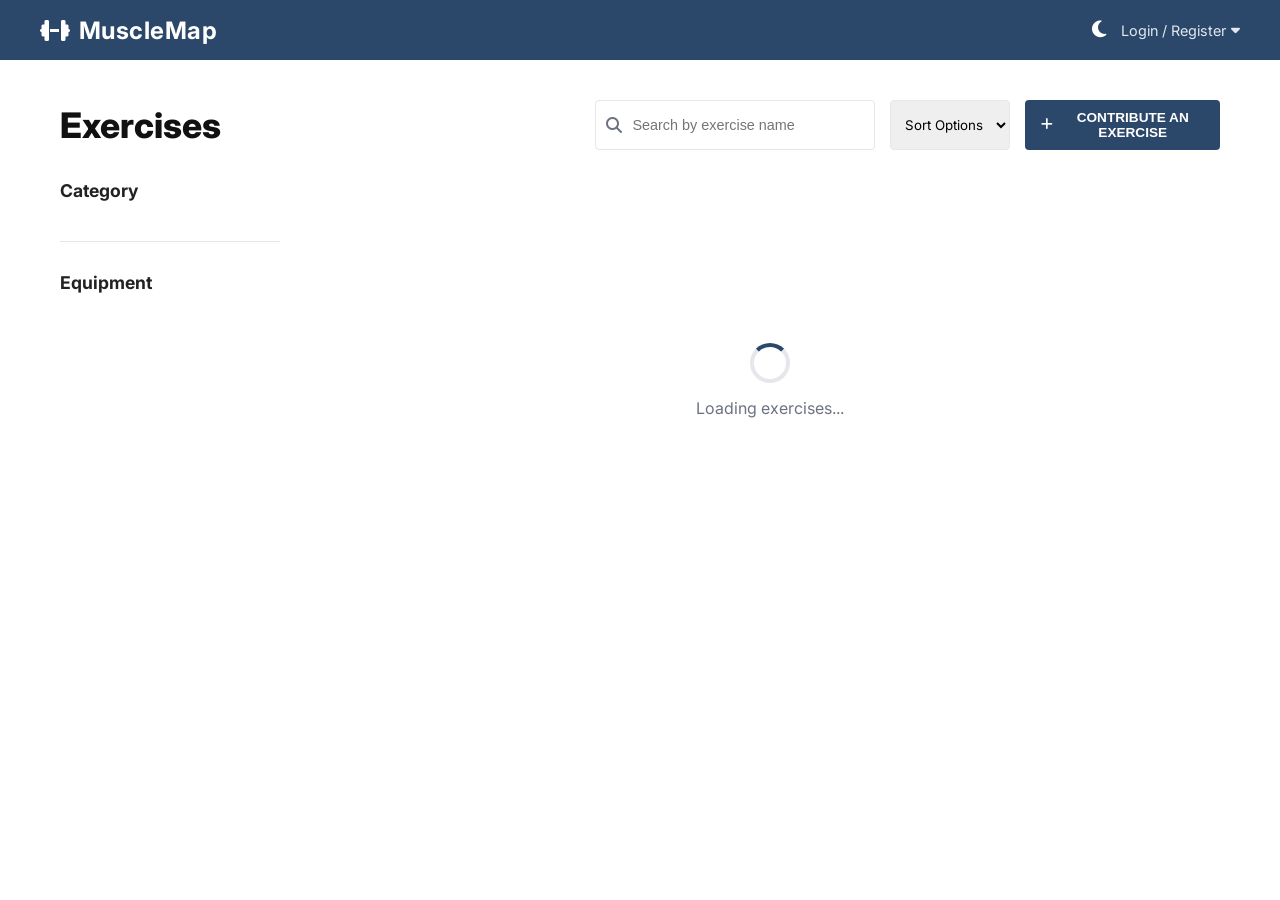
<file: index.html>
<!DOCTYPE html>
<html lang="en">

<head>
  <meta charset="UTF-8">
  <meta name="viewport" content="width=device-width, initial-scale=1.0">
  <title>Exercises Database</title>
  <link rel="stylesheet" href="styles.css">
  <!-- Google Fonts: Inter -->
  <link rel="preconnect" href="https://fonts.googleapis.com">
  <link rel="preconnect" href="https://fonts.gstatic.com" crossorigin>
  <link href="https://fonts.googleapis.com/css2?family=Inter:wght@400;500;600;700;800&display=swap" rel="stylesheet">
  <!-- Icons -->
  <link rel="stylesheet" href="https://cdnjs.cloudflare.com/ajax/libs/font-awesome/6.4.0/css/all.min.css">
</head>

<body>

  <nav class="navbar">
    <div class="nav-left">
      <div class="logo" style="display: flex; align-items: center; gap: 8px; font-weight: 700; letter-spacing: 0.5px;">
        <i class="fa-solid fa-dumbbell"></i> MuscleMap
      </div>
    </div>
    <div class="nav-right" style="display: flex; gap: 15px; align-items: center;">
      <button id="themeToggle" class="btn-theme"
        style="background:none; border:none; color:white; cursor:pointer; font-size:1.2rem;">
        <i class="fa-solid fa-moon"></i>
      </button>
      <a href="login.html" class="login-link">Login / Register <i class="fa-solid fa-caret-down"></i></a>
    </div>
  </nav>

  <main class="page-container">
    <header class="page-header">
      <h1 class="page-title">Exercises</h1>

      <div class="header-actions">
        <div class="search-box">
          <i class="fa-solid fa-magnifying-glass search-icon"></i>
          <input type="text" placeholder="Search by exercise name" id="searchInput">
        </div>
        <select id="sortSelect"
          style="padding: 10px; border: 1px solid var(--border-color); border-radius: 4px; outline: none; font-family: 'Inter', sans-serif;">
          <option value="default">Sort Options</option>
          <option value="asc">Name (A-Z)</option>
          <option value="desc">Name (Z-A)</option>
        </select>
        <button class="btn-primary"><i class="fa-solid fa-plus"></i> CONTRIBUTE AN EXERCISE</button>
      </div>
    </header>

    <div class="content-layout">
      <!-- Sidebar Filters -->
      <aside class="sidebar" id="sidebar">
        <!-- Rendered via JS to maintain simplicity, but we can hardcode for identical layout -->
        <div class="filter-group">
          <h3 class="filter-title">Category</h3>
          <div class="filter-list" id="category-filters">
            <!-- Toggles generated by DOM -->
          </div>
        </div>

        <div class="filter-group">
          <h3 class="filter-title">Equipment</h3>
          <div class="filter-list" id="equipment-filters">
            <!-- Toggles generated by DOM -->
          </div>
        </div>
      </aside>

      <!-- Main Exercise Grid -->
      <section class="main-content">
        <!-- Loading State -->
        <div id="loader" class="loader-container">
          <div class="spinner"></div>
          <p>Loading exercises...</p>
        </div>

        <!-- The Grid -->
        <div id="exercise-grid" class="exercise-grid hidden">
          <!-- Exercise Cards will be injected here via JS -->
        </div>

        <!-- Pagination Controls -->
        <div id="pagination-controls" class="pagination-controls hidden" style="display: flex; justify-content: center; align-items: center; gap: 20px; margin-top: 30px; margin-bottom: 30px;">
          <button id="prevBtn" class="btn-primary" style="padding: 8px 16px;">Previous</button>
          <span id="pageInfo" style="font-weight: 500;">Page 1 of 1</span>
          <button id="nextBtn" class="btn-primary" style="padding: 8px 16px;">Next</button>
        </div>

        <!-- No Results Message -->
        <div id="no-results" class="no-results hidden">
          <h2>No exercises found.</h2>
          <p>Try adjusting your filters or search query.</p>
        </div>
      </section>
    </div>
  </main>

  <script src="data.js"></script>
  <script src="ui.js"></script>
  <script src="features.js"></script>
  <script src="main.js"></script>
</body>

</html>
</file>
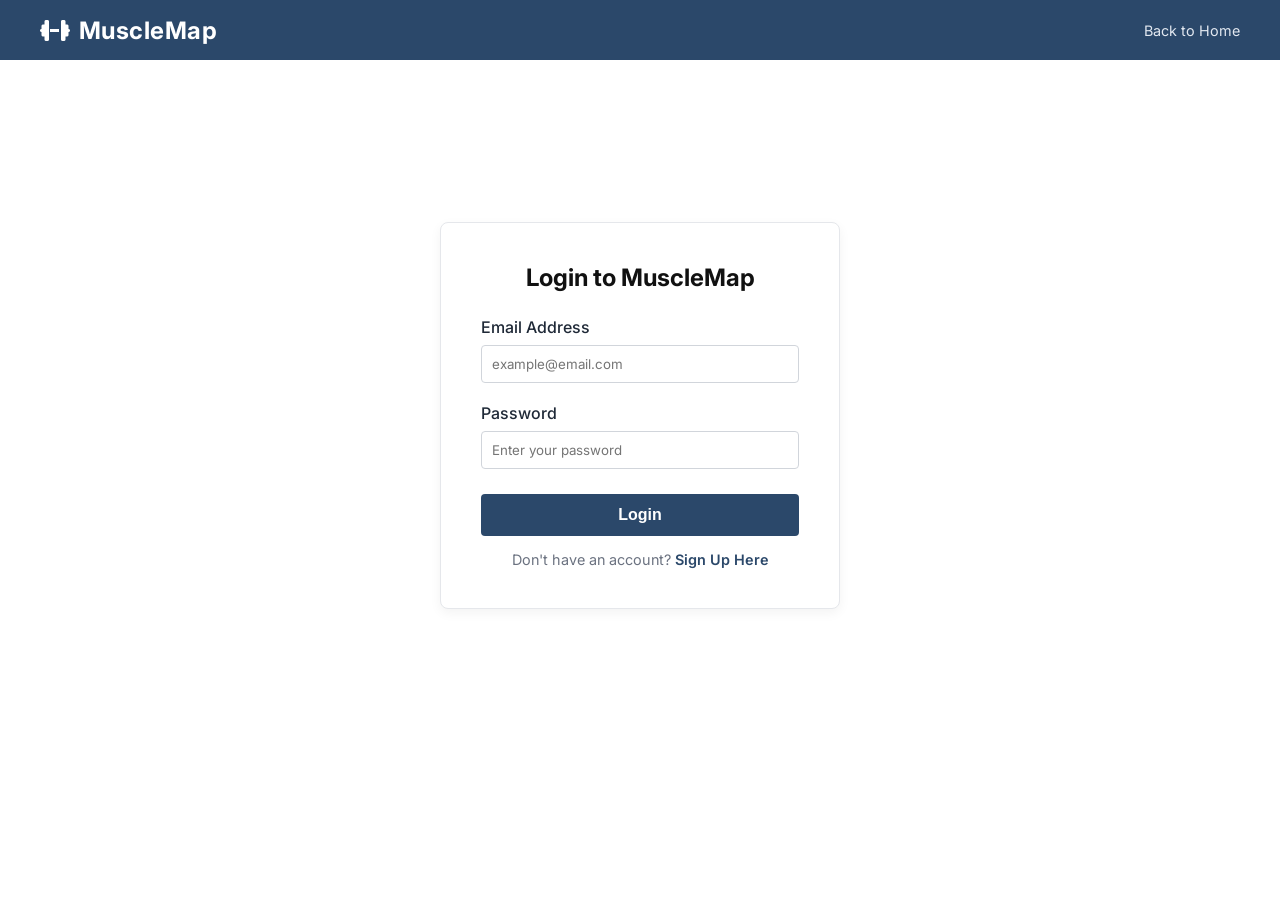
<file: login.html>
<!DOCTYPE html>
<html lang="en">

<head>
  <meta charset="UTF-8">
  <meta name="viewport" content="width=device-width, initial-scale=1.0">
  <title>Login - MuscleMap</title>
  <link rel="stylesheet" href="styles.css">
  <link rel="stylesheet" href="auth.css">
  <!-- Google Fonts: Inter -->
  <link rel="preconnect" href="https://fonts.googleapis.com">
  <link rel="preconnect" href="https://fonts.gstatic.com" crossorigin>
  <link href="https://fonts.googleapis.com/css2?family=Inter:wght@400;500;600;700;800&display=swap" rel="stylesheet">
  <!-- Icons -->
  <link rel="stylesheet" href="https://cdnjs.cloudflare.com/ajax/libs/font-awesome/6.4.0/css/all.min.css">
</head>

<body>

  <nav class="navbar">
    <div class="nav-left">
      <div class="logo" style="display: flex; align-items: center; gap: 8px; font-weight: 700; letter-spacing: 0.5px;">
        <i class="fa-solid fa-dumbbell"></i> MuscleMap
      </div>
    </div>
    <div class="nav-right">
      <a href="index.html" class="login-link">Back to Home</a>
    </div>
  </nav>

  <main class="page-container auth-page-container">

    <div class="auth-container">
      <h2 class="auth-title">Login to MuscleMap</h2>

      <!-- Login Form -->
      <form id="auth-form" onsubmit="return validateForm(event)">

        <div class="input-group">
          <label for="email" class="auth-label">Email Address</label>
          <!-- Using type="email" automatically requires an '@' symbol in modern browsers -->
          <input type="email" id="email" name="email" class="auth-input" placeholder="example@email.com" required>
          <p id="email-error" class="auth-error">Email must contain an '@' symbol.</p>
        </div>

        <div class="input-group-last">
          <label for="password" class="auth-label">Password</label>
          <input type="password" id="password" name="password" class="auth-input" placeholder="Enter your password"
            required>
        </div>

        <button type="submit" class="btn-primary auth-button">
          Login
        </button>

        <div class="auth-footer">
          Don't have an account? <a href="signup.html" class="auth-link">Sign Up Here</a>
        </div>

      </form>

    </div>

  </main>

  <script src="login.js"></script>

</body>

</html>
</file>
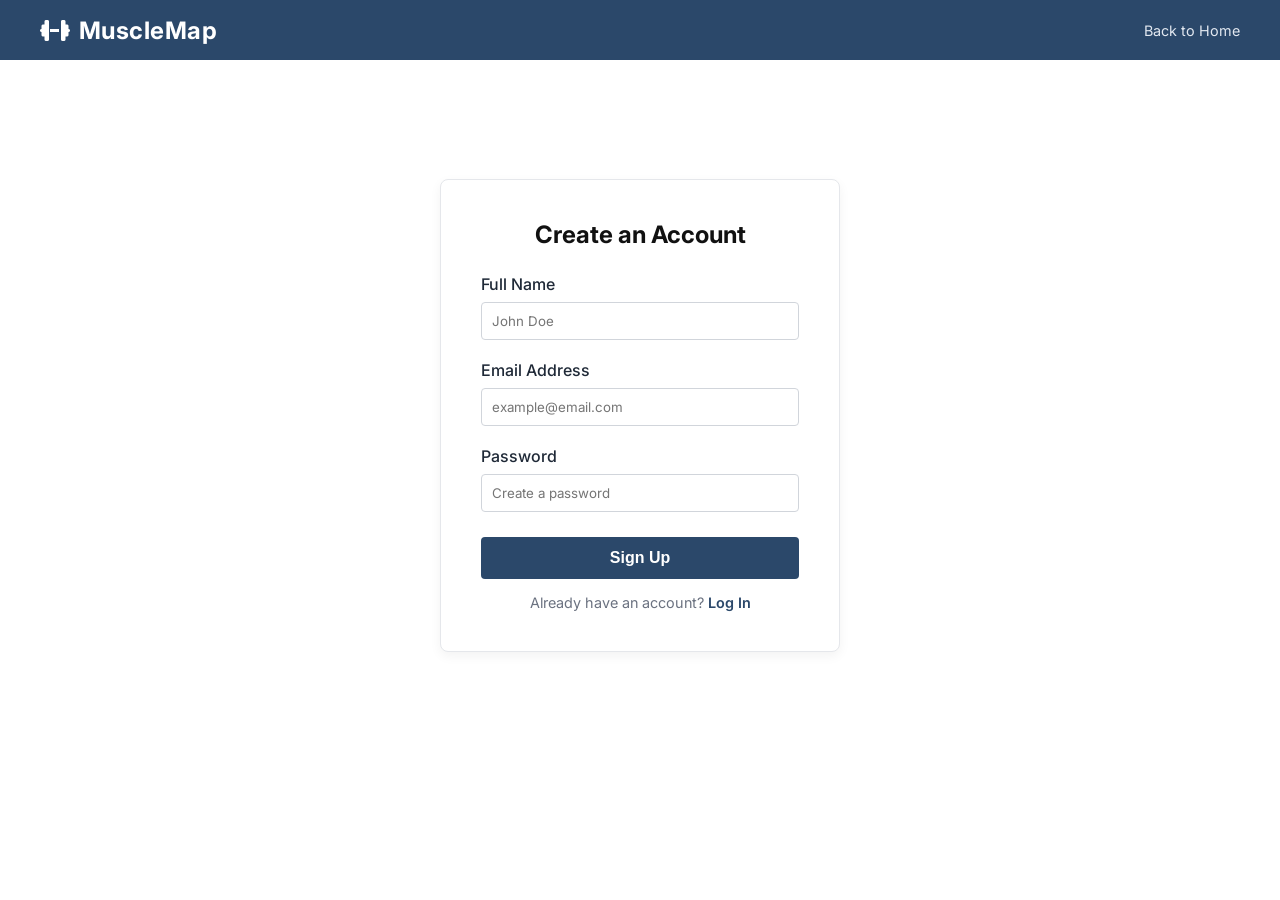
<file: signup.html>
<!DOCTYPE html>
<html lang="en">

<head>
  <meta charset="UTF-8">
  <meta name="viewport" content="width=device-width, initial-scale=1.0">
  <title>Sign Up - MuscleMap</title>
  <link rel="stylesheet" href="styles.css">
  <link rel="stylesheet" href="auth.css">
  <link rel="preconnect" href="https://fonts.googleapis.com">
  <link rel="preconnect" href="https://fonts.gstatic.com" crossorigin>
  <link href="https://fonts.googleapis.com/css2?family=Inter:wght@400;500;600;700&display=swap" rel="stylesheet">
  <link rel="stylesheet" href="https://cdnjs.cloudflare.com/ajax/libs/font-awesome/6.4.0/css/all.min.css">
</head>

<body>

  <nav class="navbar">
    <div class="nav-left">
      <div class="logo" style="display: flex; align-items: center; gap: 8px; font-weight: 700; letter-spacing: 0.5px;">
        <i class="fa-solid fa-dumbbell"></i> MuscleMap
      </div>
    </div>
    <div class="nav-right">
      <a href="index.html" class="login-link">Back to Home</a>
    </div>
  </nav>

  <main class="page-container auth-page-container">

    <div class="auth-container">
      <h2 class="auth-title">Create an Account</h2>

      <form id="signup-form" onsubmit="return validateSignup(event)">

        <div class="input-group">
          <label for="name" class="auth-label">Full Name</label>
          <input type="text" id="name" name="name" class="auth-input" placeholder="John Doe" required>
        </div>

        <div class="input-group">
          <label for="email" class="auth-label">Email Address</label>
          <input type="email" id="email" name="email" class="auth-input" placeholder="example@email.com" required>
          <p id="email-error" class="auth-error">Email must contain an '@' symbol.</p>
        </div>

        <div class="input-group-last">
          <label for="password" class="auth-label">Password</label>
          <input type="password" id="password" name="password" class="auth-input" placeholder="Create a password"
            required>
        </div>

        <button type="submit" class="btn-primary auth-button">
          Sign Up
        </button>

        <div class="auth-footer">
          Already have an account? <a href="login.html" class="auth-link">Log In</a>
        </div>

      </form>
    </div>
  </main>

  <script src="signup.js"></script>

</body>

</html>
</file>
<file: styles.css>
:root {
  --primary-color: #2b486a;
  /* Dark Blue from Nav */
  --primary-hover: #1e3550;
  --bg-color: #ffffff;
  --card-bg: #e2e8f0;
  /* Grey from card top */
  --text-dark: #1f2937;
  --text-muted: #6b7280;
  --border-color: #e5e7eb;
  --toggle-off: #d1d5db;
  --toggle-on: var(--primary-color);
  --badge-bg: var(--primary-color);

  --nav-text: #e2e8f0;
}

* {
  margin: 0;
  padding: 0;
  box-sizing: border-box;
}

body {
  font-family: 'Inter', sans-serif;
  background-color: var(--bg-color);
  color: var(--text-dark);
}

/* Nav Bar */
.navbar {
  background-color: var(--primary-color);
  color: white;
  padding: 0 40px;
  display: flex;
  align-items: center;
  justify-content: space-between;
  height: 60px;
  font-size: 0.9rem;
}

.nav-left {
  display: flex;
  align-items: center;
  gap: 30px;
}

.logo {
  font-size: 1.5rem;
  color: white;
}

.nav-links {
  list-style: none;
  display: flex;
  gap: 20px;
}

.nav-links li a,
.login-link {
  color: var(--nav-text);
  text-decoration: none;
  display: flex;
  align-items: center;
  gap: 5px;
}

.nav-links li a:hover,
.login-link:hover {
  color: white;
}

/* Master Layout container */
.page-container {
  max-width: 1200px;
  margin: 40px auto;
  padding: 0 20px;
}

/* Page Header */
.page-header {
  display: flex;
  justify-content: space-between;
  align-items: center;
  margin-bottom: 30px;
}

.page-title {
  font-size: 2.2rem;
  font-weight: 800;
  color: #111;
}

.header-actions {
  display: flex;
  gap: 15px;
}

.search-box {
  position: relative;
  display: flex;
  align-items: center;
  border: 1px solid var(--border-color);
  border-radius: 4px;
  background: white;
  padding: 0 10px;
  width: 100%;
  max-width: 280px;
}

.search-box input {
  border: none;
  outline: none;
  padding: 10px;
  width: 100%;
  font-size: 0.9rem;
}

.search-box .search-icon {
  color: var(--text-muted);
}

.search-box .dropdown-icon {
  color: var(--text-muted);
  font-size: 0.8rem;
  cursor: pointer;
}

.btn-primary {
  background-color: var(--primary-color);
  color: white;
  border: none;
  padding: 10px 16px;
  font-size: 0.85rem;
  font-weight: 600;
  border-radius: 4px;
  cursor: pointer;
  display: flex;
  align-items: center;
  gap: 8px;
}

/* Main Layout: Sidebar & Content */
.content-layout {
  display: flex;
  gap: 40px;
}

.sidebar {
  width: 220px;
  flex-shrink: 0;
  display: flex;
  flex-direction: column;
}

.filter-group {
  margin-bottom: 30px;
  padding-bottom: 20px;
  border-bottom: 1px solid var(--border-color);
}

.filter-group:last-child {
  border-bottom: none;
}

.filter-title {
  font-size: 1.1rem;
  font-weight: 700;
  margin-bottom: 20px;
  color: #222;
}

.filter-list {
  display: flex;
  flex-direction: column;
  gap: 12px;
}

/* Toggle Switch Styles */
.toggle-item {
  display: flex;
  align-items: center;
  gap: 10px;
  cursor: pointer;
}

.toggle-item span {
  font-size: 0.9rem;
  color: var(--text-muted);
}

/* The actual toggle logic hidden, styling a label */
.toggle-checkbox {
  display: none;
}

.toggle-switch {
  position: relative;
  width: 32px;
  height: 16px;
  background-color: var(--toggle-off);
  border-radius: 16px;
  transition: all 0.3s;
}

.toggle-switch::after {
  content: '';
  position: absolute;
  top: 2px;
  left: 2px;
  width: 12px;
  height: 12px;
  background-color: white;
  border-radius: 50%;
  transition: all 0.3s;
}

.toggle-checkbox:checked+.toggle-switch {
  background-color: var(--toggle-on);
}

.toggle-checkbox:checked+.toggle-switch::after {
  transform: translateX(16px);
}

.toggle-checkbox:checked~span {
  color: var(--text-dark);
}

/* Main Content area */
.main-content {
  flex-grow: 1;
}

/* Grid definition */
.exercise-grid {
  display: grid;
  grid-template-columns: repeat(3, 1fr);
  gap: 20px;
}

.hidden {
  display: none !important;
}

/* Loader */
.loader-container {
  display: flex;
  flex-direction: column;
  align-items: center;
  justify-content: center;
  height: 400px;
  color: var(--text-muted);
}

.spinner {
  width: 40px;
  height: 40px;
  border: 4px solid var(--border-color);
  border-top-color: var(--primary-color);
  border-radius: 50%;
  animation: spin 1s linear infinite;
  margin-bottom: 15px;
}

@keyframes spin {
  100% {
    transform: rotate(360deg);
  }
}

/* Cards */
.card {
  border: 1px solid #ccc;
  border-radius: 5px;
  background: white;
  padding: 10px;
  margin-bottom: 20px;
}

.card:hover {
  box-shadow: 0 4px 8px rgba(0,0,0,0.1);
}

.card-image {
  width: 100%;
  height: 200px;
  background: #f4f4f4;
  position: relative;
}

.card-image img {
  width: 100%;
  height: 100%;
  object-fit: cover;
}

.badge {
  position: absolute;
  top: 10px;
  left: 10px;
  background: blue;
  color: white;
  padding: 5px;
  border-radius: 5px;
  font-size: 12px;
}

.card-title {
  font-size: 18px;
  font-weight: bold;
  margin-top: 10px;
}

.card-equipment {
  font-size: 14px;
  color: #666;
  margin-top: 5px;
}



/* Responsive Breakpoints */
@media (max-width: 992px) {
  .exercise-grid {
    grid-template-columns: repeat(2, 1fr);
  }
}

@media (max-width: 768px) {
  .content-layout {
    flex-direction: column;
  }

  .sidebar {
    width: 100%;
    flex-direction: row;
    flex-wrap: wrap;
    gap: 30px;
  }

  .filter-group {
    flex: 1;
    min-width: 150px;
  }

  .page-header {
    flex-direction: column;
    align-items: stretch;
    gap: 15px;
  }

  .header-actions {
    flex-wrap: wrap;
  }

  .search-box {
    max-width: 100%;
    flex: 1;
  }
}

@media (max-width: 500px) {
  .exercise-grid {
    grid-template-columns: 1fr;
  }

  .navbar {
    padding: 0 15px;
    flex-wrap: wrap;
    height: auto;
    padding-bottom: 10px;
    padding-top: 10px;
    gap: 10px;
  }

  .nav-left {
    flex-wrap: wrap;
    gap: 15px;
  }

  .nav-links {
    display: none;
  }

  .btn-primary {
    width: 100%;
    justify-content: center;
  }
}

/* --- Dark Mode Additions --- */
body.dark-mode {
  --bg-color: #1a202c;
  --text-dark: #f7fafc;
  --text-muted: #a0aec0;
  --card-bg: #2d3748;
  --border-color: #4a5568;
}

body.dark-mode .card,
body.dark-mode .search-box {
  background: var(--card-bg);
  border-color: var(--border-color);
}

body.dark-mode .search-box input {
  background: var(--card-bg);
  color: var(--text-dark);
}

body.dark-mode .search-box .search-icon,
body.dark-mode .search-box .dropdown-icon {
  color: var(--text-muted);
}

body.dark-mode .page-title,
body.dark-mode .filter-title,
body.dark-mode .card-title {
  color: var(--text-dark);
}

body.dark-mode #sortSelect {
  background: var(--card-bg);
  color: var(--text-dark);
  border-color: var(--border-color);
}
</file>
<file: auth.css>
/* Authentication Pages Styles (Login/Signup) */

.auth-page-container {
  display: flex;
  justify-content: center;
  align-items: center;
  min-height: 70vh;
}

.auth-container {
  background: white;
  padding: 40px;
  border-radius: 8px;
  border: 1px solid var(--border-color);
  width: 100%;
  max-width: 400px;
  box-shadow: 0 4px 12px rgba(0, 0, 0, 0.05);
}

.auth-title {
  margin-bottom: 25px;
  text-align: center;
  color: #111;
}

.input-group {
  margin-bottom: 20px;
}

.input-group-last {
  margin-bottom: 25px;
}

.auth-label {
  display: block;
  margin-bottom: 8px;
  font-weight: 500;
  color: var(--text-dark);
}

.auth-input {
  width: 100%;
  padding: 10px;
  border: 1px solid #d1d5db;
  border-radius: 4px;
  outline: none;
  font-family: 'Inter', sans-serif;
}

.auth-error {
  color: red;
  font-size: 0.8rem;
  margin-top: 5px;
  display: none;
}

.auth-button {
  width: 100%;
  justify-content: center;
  padding: 12px;
  font-size: 1rem;
  margin-bottom: 15px;
}

.auth-footer {
  text-align: center;
  font-size: 0.9rem;
  color: var(--text-muted);
}

.auth-link {
  color: var(--primary-color);
  text-decoration: none;
  font-weight: 600;
}
</file>
